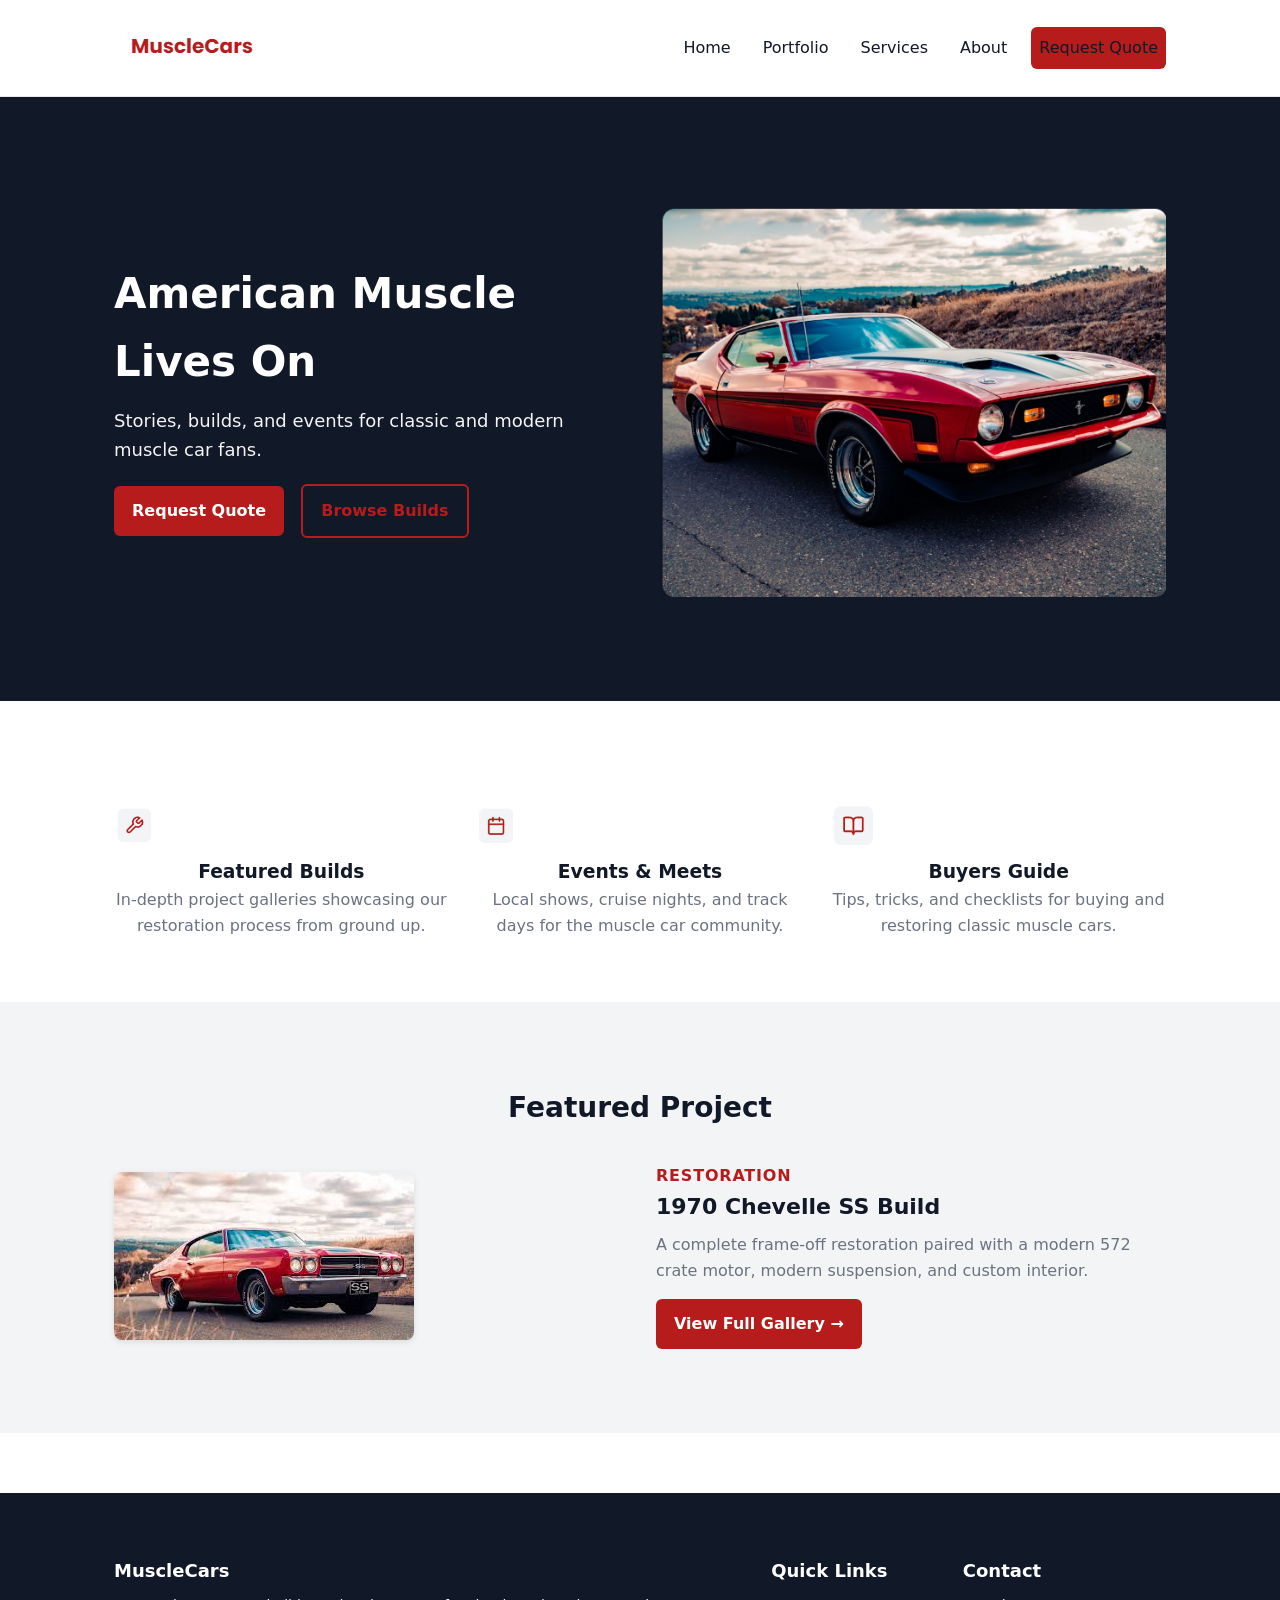
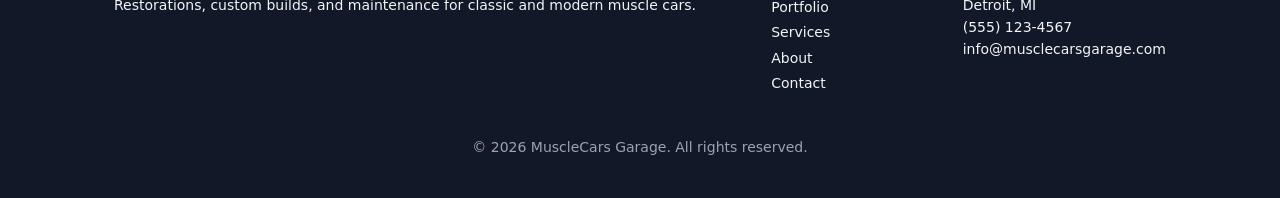
<file: index.html>
<!doctype html>
<html lang="en">
<head>
  <meta charset="utf-8" />
  <meta name="viewport" content="width=device-width, initial-scale=1" />
  <title>MuscleCars — Home</title>
  <link rel="stylesheet" href="css/styles.css" />
</head>

<body>

  <!-- HEADER -->
  <header class="site-header">
    <div class="container header-inner">
      <img src="images/MuscleCarLogo.png" alt="MuscleCars logo" class="logo" />
      <nav class="main-nav">
        <a href="index.html">Home</a>
        <a href="portfolio.html">Portfolio</a>
        <a href="services.html">Services</a>
        <a href="about.html">About</a>
        <a class="nav-cta" href="request-quote.html">Request Quote</a>
      </nav>
    </div>
  </header>

  <!-- DARK HERO -->
  <section class="hero-dark">
    <div class="container" style="display:flex;align-items:center;gap:40px;">
      <div style="flex:1;">
        <h1>American Muscle Lives On</h1>
        <p>Stories, builds, and events for classic and modern muscle car fans.</p>

        <a href="request-quote.html" class="btn btn-red" style="margin-right:12px;">
          Request Quote
        </a>

        <a href="portfolio.html" class="btn btn-outline">
          Browse Builds
        </a>
      </div>

      <div style="flex:1;">
        <img src="images/RedMuscle.png" alt="Classic muscle car" />
      </div>
    </div>
  </section>

  <!-- FEATURE CARDS -->
  <section class="section-light">
    <div class="container" style="display:flex;gap:24px;flex-wrap:wrap;text-align:center;justify-content:center;margin-top:40px;">
      <div style="flex:1;min-width:260px;">
        <img src="images/FB Icon.png" alt="Featured Builds Icon" style="height:40px;margin-bottom:12px;">
        <h3 style="font-weight:600;">Featured Builds</h3>
        <p style="color:var(--muted);">In-depth project galleries showcasing our restoration process from ground up.</p>
      </div>

      <div style="flex:1;min-width:260px;">
        <img src="images/EM Icon.png" alt="Events Icon" style="height:40px;margin-bottom:12px;">
        <h3 style="font-weight:600;">Events & Meets</h3>
        <p style="color:var(--muted);">Local shows, cruise nights, and track days for the muscle car community.</p>
      </div>

      <div style="flex:1;min-width:260px;">
        <img src="images/BG Icon.png" alt="Buyers Guide Icon" style="height:40px;margin-bottom:12px;">
        <h3 style="font-weight:600;">Buyers Guide</h3>
        <p style="color:var(--muted);">Tips, tricks, and checklists for buying and restoring classic muscle cars.</p>
      </div>
    </div>
  </section>

  <!-- FEATURED PROJECT -->
  <section class="section-light" style="background:var(--light-gray);padding:60px 0;">
    <div class="container" style="text-align:center;">
      <h2 style="font-size:28px;font-weight:700;margin-bottom:32px;">Featured Project</h2>

      <div style="display:flex;flex-wrap:wrap;gap:32px;align-items:center;justify-content:center;">
        <div style="flex:1;min-width:320px;">
          <img src="images/Chevelle.png" alt="1970 Chevelle SS" style="border-radius:8px;box-shadow:0 2px 6px rgba(0,0,0,0.1);">
        </div>

        <div style="flex:1;min-width:320px;text-align:left;">
          <p style="color:var(--red);font-weight:700;letter-spacing:0.05em;">RESTORATION</p>
          <h3 style="font-size:22px;font-weight:700;margin-bottom:8px;">1970 Chevelle SS Build</h3>
          <p style="color:var(--muted);margin-bottom:16px;">
            A complete frame‑off restoration paired with a modern 572 crate motor, modern suspension, and custom interior.
          </p>
          <a href="portfolio.html#chevelle" class="btn btn-red">View Full Gallery →</a>
        </div>
      </div>
    </div>
  </section>

  <!-- FOOTER -->
  <footer class="site-footer">
    <div class="container footer-inner">
      <div class="footer-col">
        <h4>MuscleCars</h4>
        <p>Restorations, custom builds, and maintenance for classic and modern muscle cars.</p>
      </div>

      <div class="footer-col">
        <h4>Quick Links</h4>
        <a href="portfolio.html">Portfolio</a><br />
        <a href="services.html">Services</a><br />
        <a href="about.html">About</a><br />
        <a href="request-quote.html">Contact</a>
      </div>

      <div class="footer-col">
        <h4>Contact</h4>
        <p>Detroit, MI<br />(555) 123‑4567<br />info@musclecarsgarage.com</p>
      </div>
    </div>

    <p style="text-align:center;margin-top:16px;font-size:14px;color:#9CA3AF;">
      © 2026 MuscleCars Garage. All rights reserved.
    </p>
  </footer>

</body>
</html>
</file>
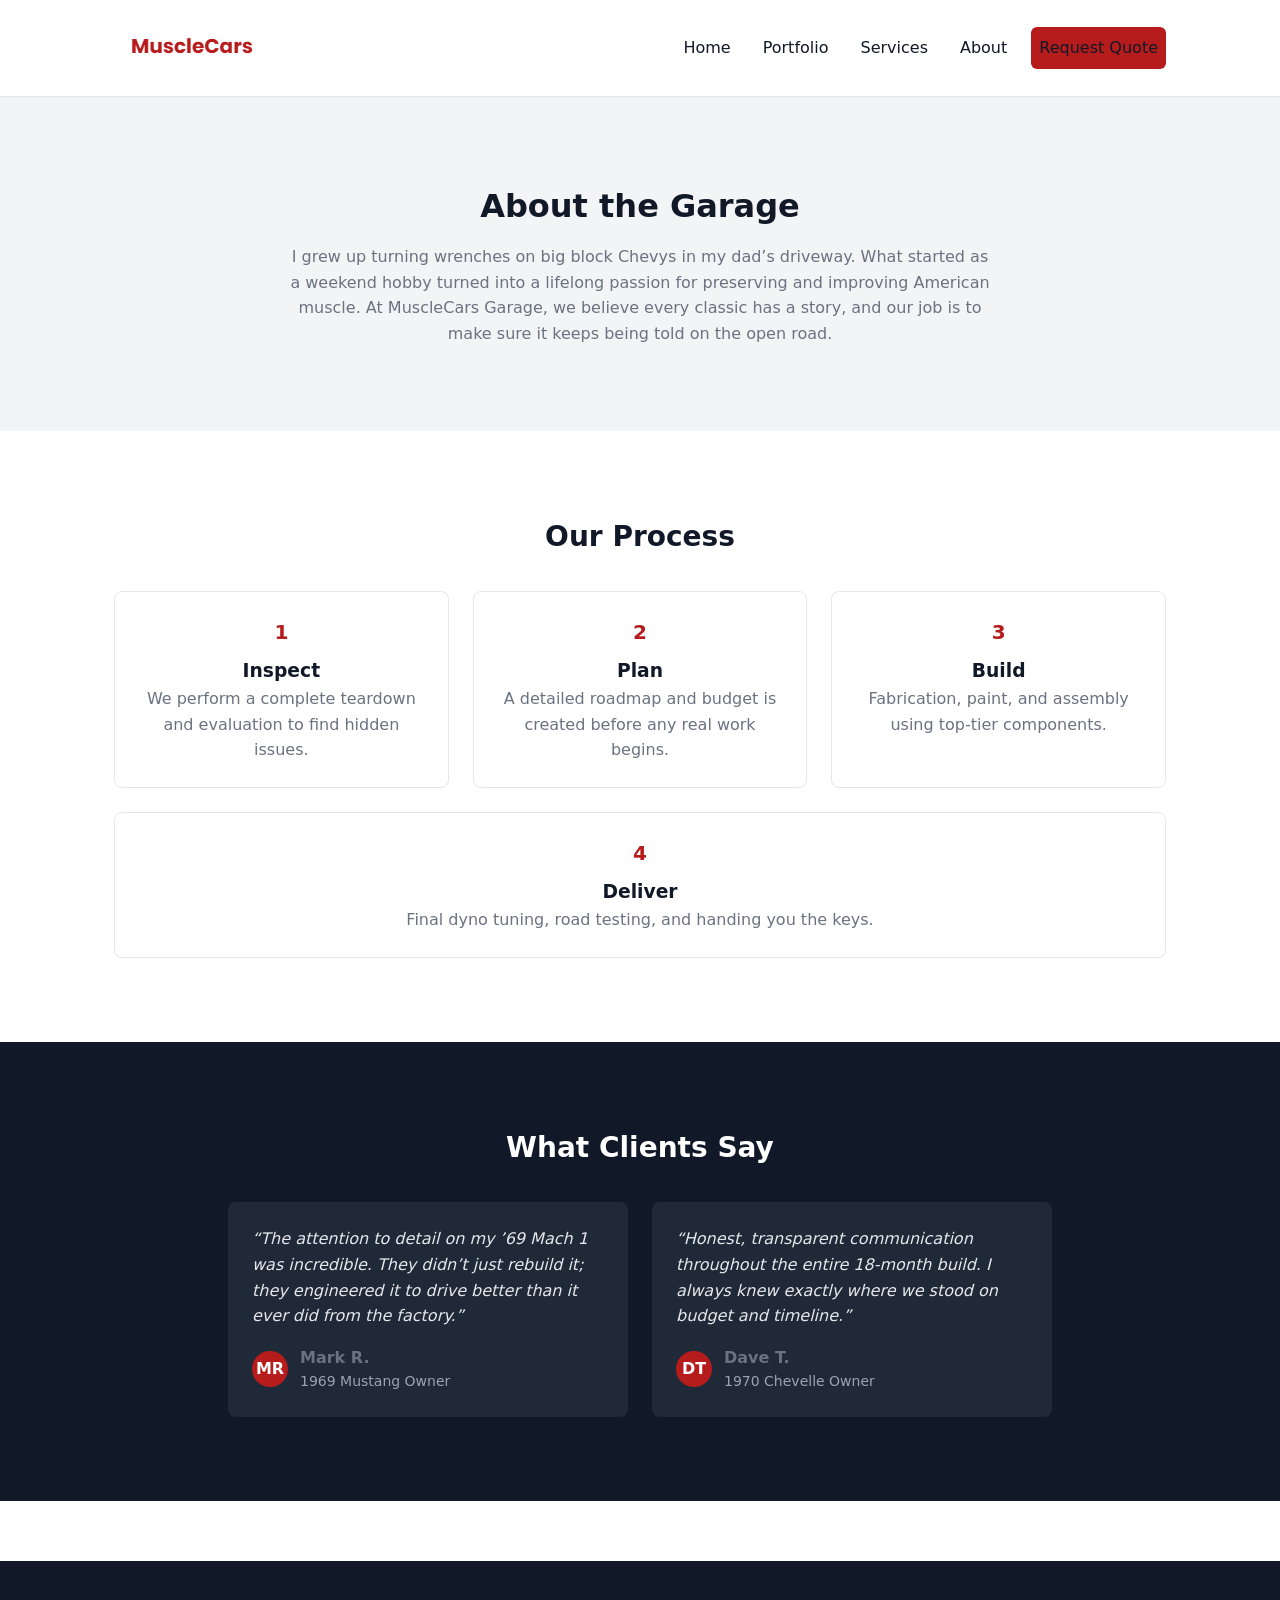
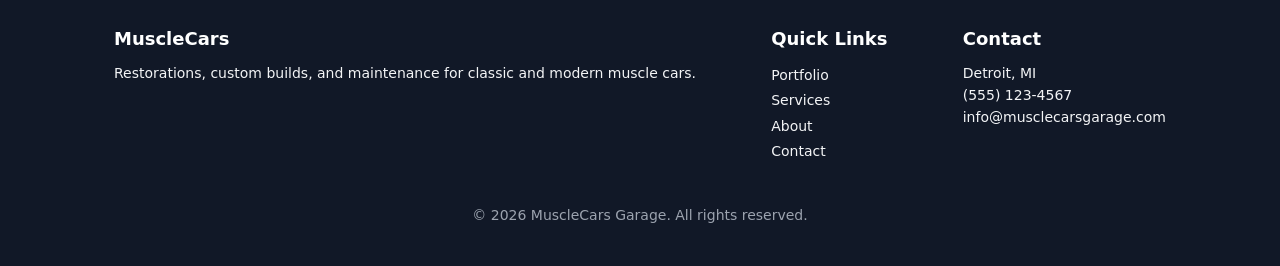
<file: about.html>
<!doctype html>
<html lang="en">
<head>
  <meta charset="utf-8" />
  <meta name="viewport" content="width=device-width, initial-scale=1" />
  <title>MuscleCars — About</title>
  <link rel="stylesheet" href="css/styles.css" />
</head>

<body>

  <!-- HEADER -->
  <header class="site-header">
    <div class="container header-inner">
      <img src="images/MuscleCarLogo.png" alt="MuscleCars logo" class="logo" />
      <nav class="main-nav">
        <a href="index.html">Home</a>
        <a href="portfolio.html">Portfolio</a>
        <a href="services.html">Services</a>
        <a href="about.html">About</a>
        <a class="nav-cta" href="request-quote.html">Request Quote</a>
      </nav>
    </div>
  </header>

  <!-- ABOUT HERO -->
  <section class="section-light" style="background:var(--light-gray);padding:60px 0;">
    <div class="container" style="text-align:center;">
      <h1>About the Garage</h1>
      <p style="color:var(--muted);max-width:700px;margin:0 auto;">
        I grew up turning wrenches on big block Chevys in my dad’s driveway. What started as a weekend hobby turned into a lifelong passion for preserving and improving American muscle. At MuscleCars Garage, we believe every classic has a story, and our job is to make sure it keeps being told on the open road.
      </p>
    </div>
  </section>

  <!-- OUR PROCESS -->
  <section class="section-light" style="background:#fff;padding:60px 0;">
    <div class="container" style="text-align:center;">
      <h2 style="font-size:28px;font-weight:700;margin-bottom:32px;">Our Process</h2>

      <div class="about-grid" style="justify-content:center;">
        <article class="about-card" style="text-align:center;position:relative;">
          <div style="font-size:20px;font-weight:700;color:var(--red);margin-bottom:8px;">1</div>
          <h3>Inspect</h3>
          <p style="color:var(--muted);">We perform a complete teardown and evaluation to find hidden issues.</p>
        </article>

        <article class="about-card" style="text-align:center;position:relative;">
          <div style="font-size:20px;font-weight:700;color:var(--red);margin-bottom:8px;">2</div>
          <h3>Plan</h3>
          <p style="color:var(--muted);">A detailed roadmap and budget is created before any real work begins.</p>
        </article>

        <article class="about-card" style="text-align:center;position:relative;">
          <div style="font-size:20px;font-weight:700;color:var(--red);margin-bottom:8px;">3</div>
          <h3>Build</h3>
          <p style="color:var(--muted);">Fabrication, paint, and assembly using top‑tier components.</p>
        </article>

        <article class="about-card" style="text-align:center;position:relative;">
          <div style="font-size:20px;font-weight:700;color:var(--red);margin-bottom:8px;">4</div>
          <h3>Deliver</h3>
          <p style="color:var(--muted);">Final dyno tuning, road testing, and handing you the keys.</p>
        </article>
      </div>
    </div>
  </section>

  <!-- TESTIMONIALS -->
  <section class="section-light" style="background:var(--dark);color:#fff;padding:60px 0;">
    <div class="container" style="text-align:center;">
      <h2 style="font-size:28px;font-weight:700;margin-bottom:32px;">What Clients Say</h2>

      <div style="display:flex;flex-wrap:wrap;gap:24px;justify-content:center;">
        <div style="background:#1F2937;border-radius:8px;padding:24px;max-width:400px;text-align:left;">
          <p style="font-style:italic;color:#E5E7EB;margin-bottom:16px;">
            “The attention to detail on my ’69 Mach 1 was incredible. They didn’t just rebuild it; they engineered it to drive better than it ever did from the factory.”
          </p>
          <div style="display:flex;align-items:center;gap:12px;">
            <div style="background:var(--red);color:#fff;border-radius:50%;width:36px;height:36px;display:flex;align-items:center;justify-content:center;font-weight:700;">MR</div>
            <div>
              <p style="font-weight:600;margin:0;">Mark R.</p>
              <p style="color:#9CA3AF;font-size:14px;margin:0;">1969 Mustang Owner</p>
            </div>
          </div>
        </div>

        <div style="background:#1F2937;border-radius:8px;padding:24px;max-width:400px;text-align:left;">
          <p style="font-style:italic;color:#E5E7EB;margin-bottom:16px;">
            “Honest, transparent communication throughout the entire 18‑month build. I always knew exactly where we stood on budget and timeline.”
          </p>
          <div style="display:flex;align-items:center;gap:12px;">
            <div style="background:var(--red);color:#fff;border-radius:50%;width:36px;height:36px;display:flex;align-items:center;justify-content:center;font-weight:700;">DT</div>
            <div>
              <p style="font-weight:600;margin:0;">Dave T.</p>
              <p style="color:#9CA3AF;font-size:14px;margin:0;">1970 Chevelle Owner</p>
            </div>
          </div>
        </div>
      </div>
    </div>
  </section>

  <!-- FOOTER -->
  <footer class="site-footer">
    <div class="container footer-inner">
      <div class="footer-col">
        <h4>MuscleCars</h4>
        <p>Restorations, custom builds, and maintenance for classic and modern muscle cars.</p>
      </div>

      <div class="footer-col">
        <h4>Quick Links</h4>
        <a href="portfolio.html">Portfolio</a><br />
        <a href="services.html">Services</a><br />
        <a href="about.html">About</a><br />
        <a href="request-quote.html">Contact</a>
      </div>

      <div class="footer-col">
        <h4>Contact</h4>
        <p>Detroit, MI<br />(555) 123‑4567<br />info@musclecarsgarage.com</p>
      </div>
    </div>

    <p style="text-align:center;margin-top:16px;font-size:14px;color:#9CA3AF;">
      © 2026 MuscleCars Garage. All rights reserved.
    </p>
  </footer>

</body>
</html>
</file>
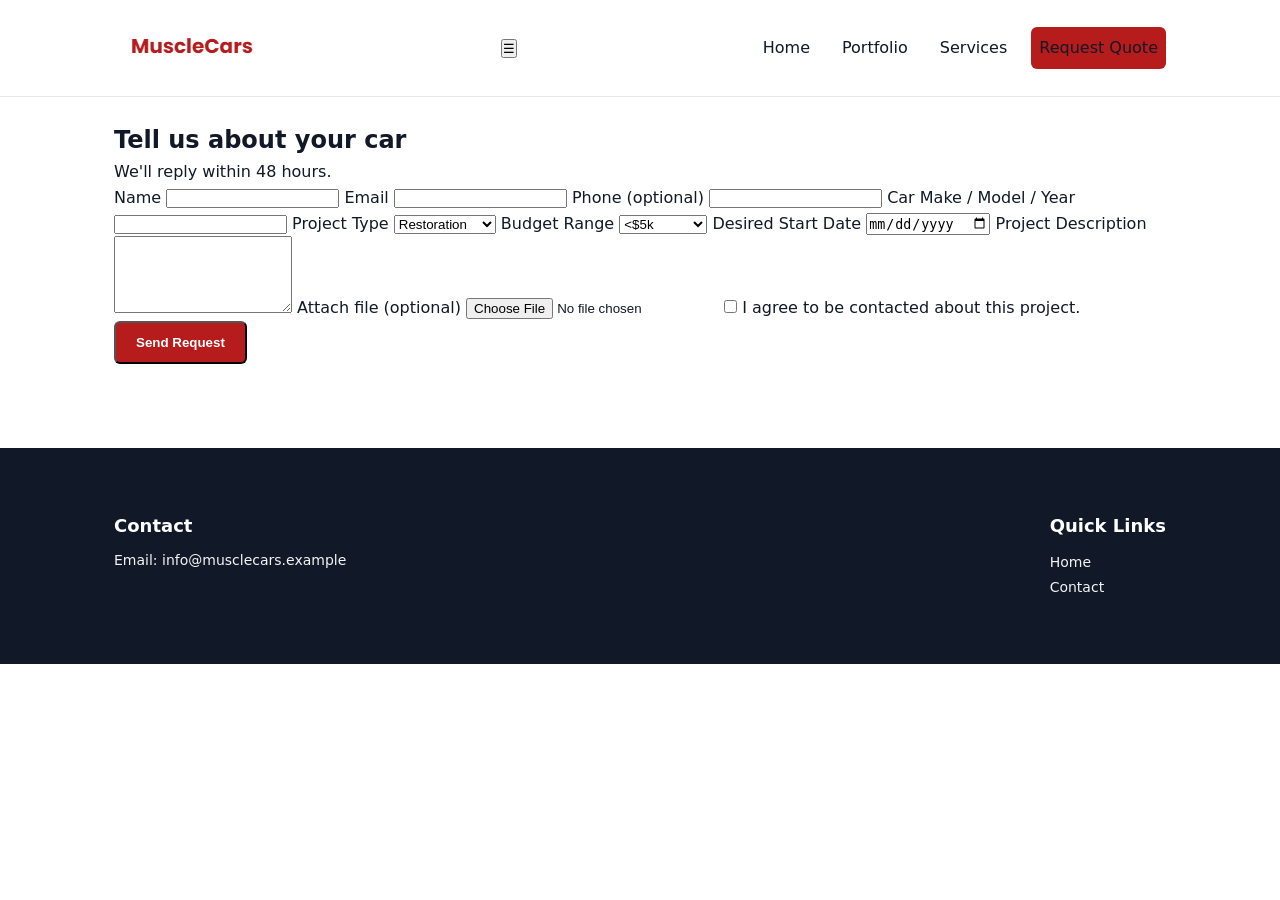
<file: contact.html>
<!doctype html>
<html lang="en">
<head>
  <meta charset="utf-8" />
  <meta name="viewport" content="width=device-width, initial-scale=1" />
  <title>Muscle Cars — Contact</title>
  <meta name="description" content="Contact Muscle Cars for quotes, consultations, and build inquiries." />
  <link rel="stylesheet" href="css/styles.css" />
</head>

<body>
  <header class="site-header">
    <div class="container header-inner">
      <img src="images/MuscleCarLogo.png" alt="Muscle Cars logo" class="logo" />

      <button class="menu-toggle" aria-label="Toggle navigation">☰</button>

      <nav class="main-nav" aria-label="Main navigation">
        <a class="nav-link" href="index.html">Home</a>
        <a class="nav-link" href="index.html#portfolio">Portfolio</a>
        <a class="nav-link" href="index.html#services">Services</a>
        <a class="nav-cta" href="contact.html">Request Quote</a>
      </nav>
    </div>
  </header>

  <main class="container">
    <section class="contact-intro">
      <h1>Tell us about your car</h1>
      <p>We'll reply within 48 hours.</p>
    </section>

    <section class="contact-form">
      <form id="project-form" action="#" method="post" class="form" novalidate>
        <label for="name">Name</label>
        <input id="name" name="name" class="form-input" type="text" required />

        <label for="email">Email</label>
        <input id="email" name="email" class="form-input" type="email" required />

        <label for="phone">Phone (optional)</label>
        <input id="phone" name="phone" class="form-input" type="tel" />

        <label for="car">Car Make / Model / Year</label>
        <input id="car" name="car" class="form-input" type="text" required />

        <label for="project-type">Project Type</label>
        <select id="project-type" name="project-type" class="form-input">
          <option>Restoration</option>
          <option>Custom Build</option>
          <option>Maintenance</option>
          <option>Other</option>
        </select>

        <label for="budget">Budget Range</label>
        <select id="budget" name="budget" class="form-input">
          <option>&lt;$5k</option>
          <option>$5k–$20k</option>
          <option>$20k–$50k</option>
          <option>$50k+</option>
        </select>

        <label for="start-date">Desired Start Date</label>
        <input id="start-date" name="start-date" class="form-input" type="date" />

        <label for="description">Project Description</label>
        <textarea id="description" name="description" class="form-input" rows="5"></textarea>

        <label for="file">Attach file (optional)</label>
        <input id="file" name="file" class="form-input" type="file" />

        <label class="checkbox-label">
          <input type="checkbox" id="consent" name="consent" required />
          I agree to be contacted about this project.
        </label>

        <!-- Inline CSS requirement -->
        <button type="submit" class="btn btn-primary" style="background:#B71C1C; color:#fff; padding:12px 20px;">
          Send Request
        </button>
      </form>
    </section>
  </main>

  <footer class="site-footer">
    <div class="container footer-inner">
      <div class="footer-col">
        <h4>Contact</h4>
        <p>Email: info@musclecars.example</p>
      </div>

      <div class="footer-col">
        <h4>Quick Links</h4>
        <a href="index.html">Home</a><br />
        <a href="contact.html">Contact</a>
      </div>
    </div>
  </footer>

  <script>
    const toggle = document.querySelector(".menu-toggle");
    const nav = document.querySelector(".main-nav");
    toggle.addEventListener("click", () => {
      nav.classList.toggle("open");
    });
  </script>
</body>
</html>
</file>
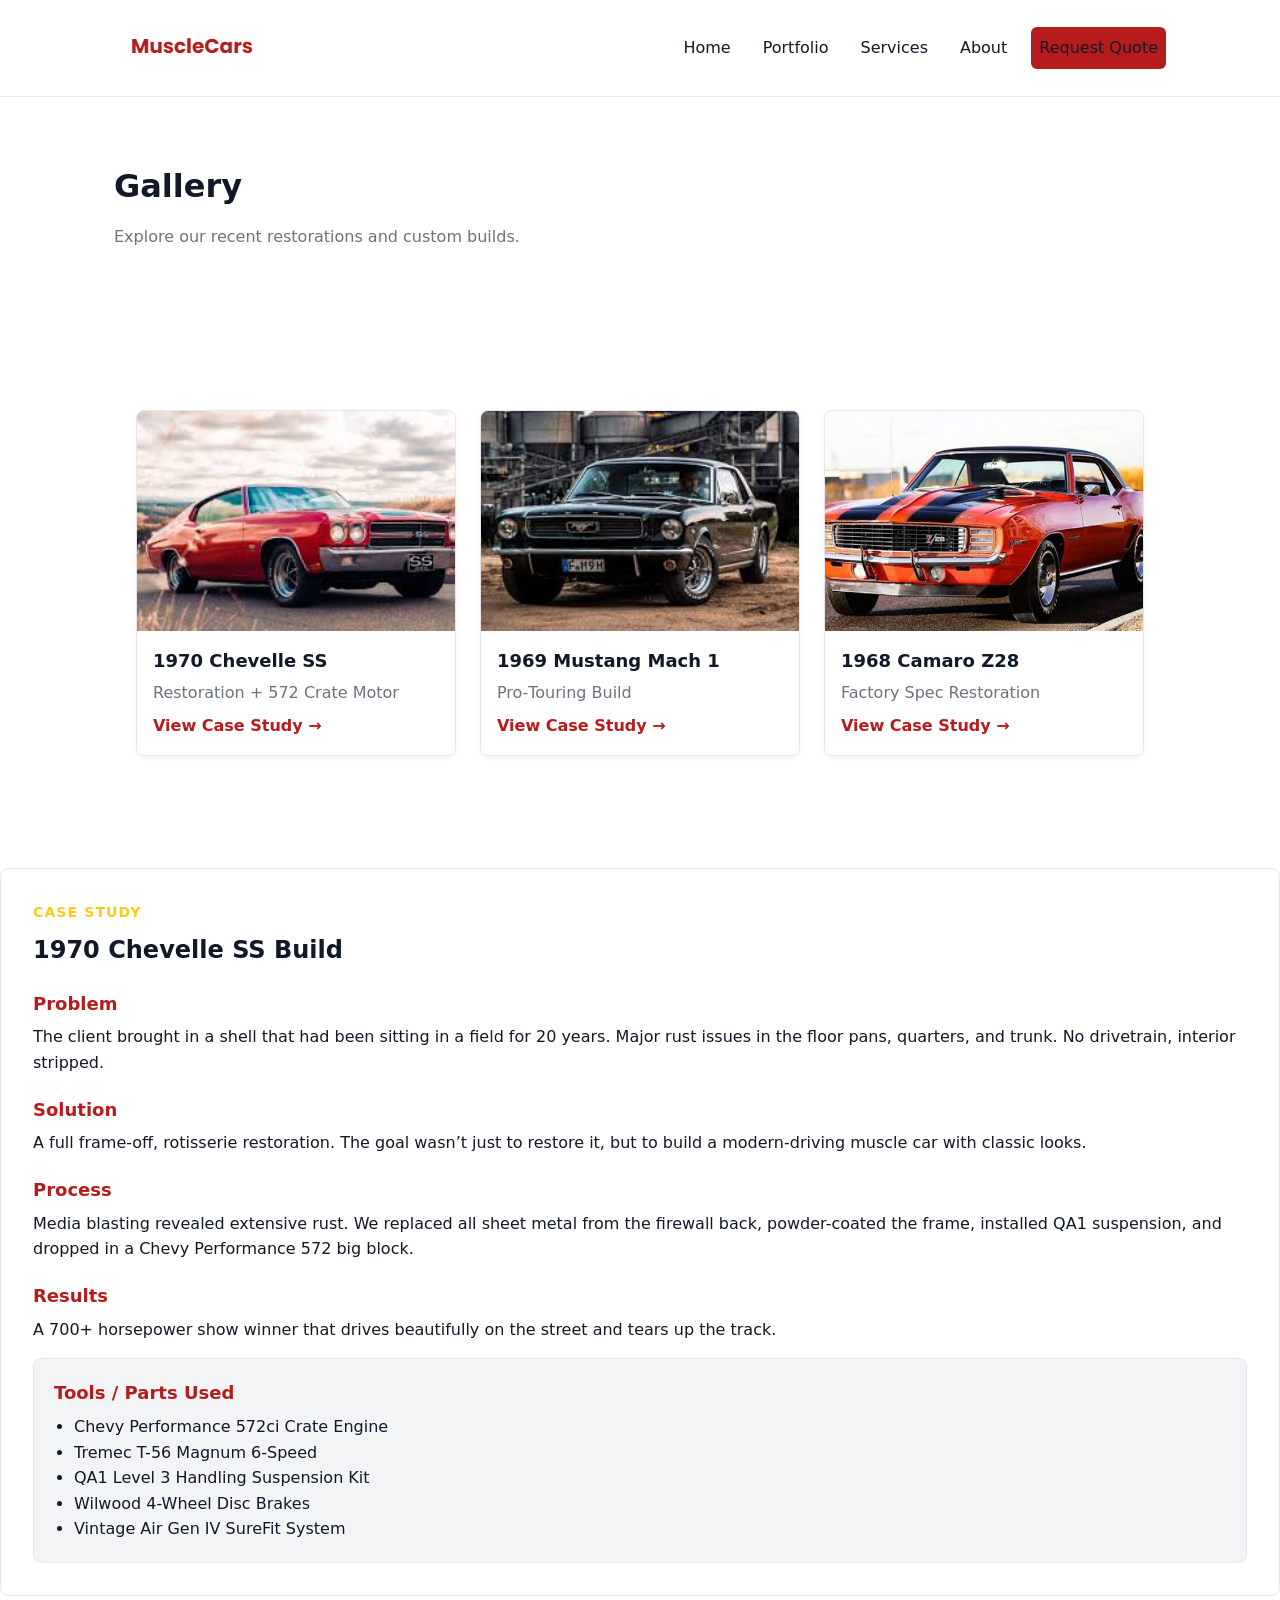
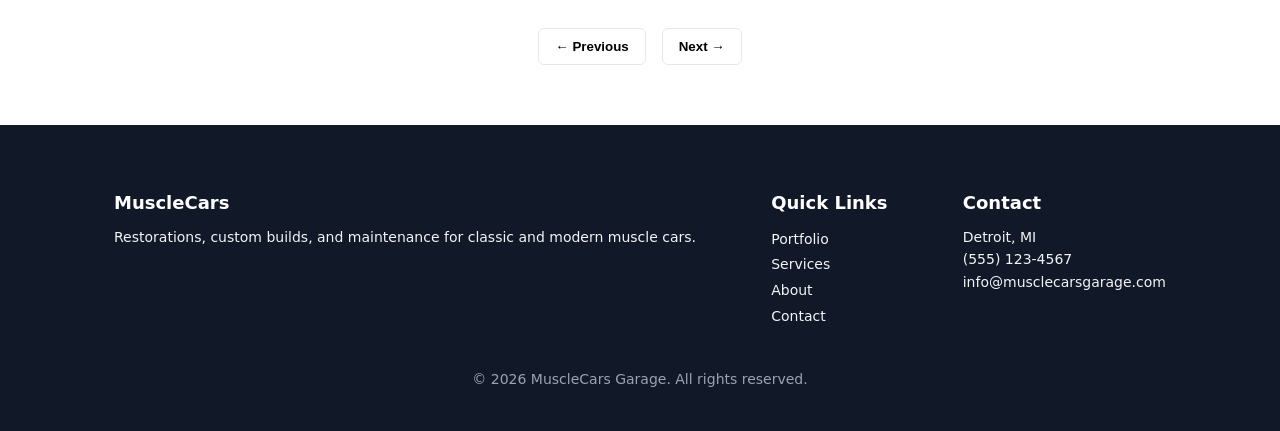
<file: portfolio.html>
<!doctype html>
<html lang="en">
<head>
  <meta charset="utf-8" />
  <meta name="viewport" content="width=device-width, initial-scale=1" />
  <title>MuscleCars — Portfolio</title>
  <link rel="stylesheet" href="css/styles.css" />
</head>

<body>

  <!-- HEADER -->
  <header class="site-header">
    <div class="container header-inner">
      <img src="images/MuscleCarLogo.png" alt="MuscleCars logo" class="logo" />
      <nav class="main-nav">
        <a href="index.html">Home</a>
        <a href="portfolio.html">Portfolio</a>
        <a href="services.html">Services</a>
        <a href="about.html">About</a>
        <a class="nav-cta" href="request-quote.html">Request Quote</a>
      </nav>
    </div>
  </header>

  <!-- PORTFOLIO HERO -->
  <section class="section-light">
    <div class="container">
      <h1>Gallery</h1>
      <p>Explore our recent restorations and custom builds.</p>
    </div>
  </section>

  <!-- GALLERY GRID -->
  <section class="section-light">
    <div class="container gallery-grid">

      <article class="gallery-card">
        <img src="images/Chevelle.png" alt="1970 Chevelle SS" />
        <div class="gallery-card-body">
          <h3>1970 Chevelle SS</h3>
          <p>Restoration + 572 Crate Motor</p>
          <a href="#chevelle">View Case Study →</a>
        </div>
      </article>

      <article class="gallery-card">
        <img src="images/Mustang.png" alt="1969 Mustang Mach 1" />
        <div class="gallery-card-body">
          <h3>1969 Mustang Mach 1</h3>
          <p>Pro‑Touring Build</p>
          <a href="#mach1">View Case Study →</a>
        </div>
      </article>

      <article class="gallery-card">
        <img src="images/Camaro.png" alt="1968 Camaro Z28" />
        <div class="gallery-card-body">
          <h3>1968 Camaro Z28</h3>
          <p>Factory Spec Restoration</p>
          <a href="#camaro">View Case Study →</a>
        </div>
      </article>

    </div>
  </section>

  <!-- ============================
       CASE STUDIES
  ============================= -->

  <!-- CHEVELLE -->
  <section class="case-study-section" id="chevelle">
    <div class="case-study-label">CASE STUDY</div>
    <h2>1970 Chevelle SS Build</h2>

    <h3>Problem</h3>
    <p>The client brought in a shell that had been sitting in a field for 20 years. Major rust issues in the floor pans, quarters, and trunk. No drivetrain, interior stripped.</p>

    <h3>Solution</h3>
    <p>A full frame-off, rotisserie restoration. The goal wasn’t just to restore it, but to build a modern-driving muscle car with classic looks.</p>

    <h3>Process</h3>
    <p>Media blasting revealed extensive rust. We replaced all sheet metal from the firewall back, powder-coated the frame, installed QA1 suspension, and dropped in a Chevy Performance 572 big block.</p>

    <h3>Results</h3>
    <p>A 700+ horsepower show winner that drives beautifully on the street and tears up the track.</p>

    <div class="tools-box">
      <h3 style="color:var(--red);margin-top:0;">Tools / Parts Used</h3>
      <ul>
        <li>Chevy Performance 572ci Crate Engine</li>
        <li>Tremec T-56 Magnum 6-Speed</li>
        <li>QA1 Level 3 Handling Suspension Kit</li>
        <li>Wilwood 4-Wheel Disc Brakes</li>
        <li>Vintage Air Gen IV SureFit System</li>
      </ul>
    </div>
  </section>

  <!-- MACH 1 -->
  <section class="case-study-section" id="mach1">
    <div class="case-study-label">CASE STUDY</div>
    <h2>1969 Mustang Mach 1</h2>

    <h3>Problem</h3>
    <p>The owner wanted a modern-driving Mach 1 without losing the classic fastback look. The car had tired suspension, fading paint, and an underpowered 351.</p>

    <h3>Solution</h3>
    <p>We designed a full pro‑touring build: modern suspension, upgraded braking, a stroked 408W small block, and a complete interior refresh.</p>

    <h3>Process</h3>
    <p>We stripped the car to the shell, reinforced the chassis, installed coilovers, swapped in a 408 stroker, and refreshed the interior with new upholstery and gauges.</p>

    <h3>Results</h3>
    <p>The Mach 1 now drives like a modern performance car — tight steering, strong braking, and over 500 horsepower.</p>

    <div class="tools-box">
      <h3 style="color:var(--red);margin-top:0;">Tools / Parts Used</h3>
      <ul>
        <li>Ford 408W Stroker Engine</li>
        <li>TKO 600 5‑Speed Transmission</li>
        <li>Ridetech Coilover Suspension</li>
        <li>Wilwood 6‑Piston Front Brakes</li>
        <li>Classic Instruments Gauge Set</li>
      </ul>
    </div>
  </section>

  <!-- CAMARO -->
  <section class="case-study-section" id="camaro">
    <div class="case-study-label">CASE STUDY</div>
    <h2>1968 Camaro Z28</h2>

    <h3>Problem</h3>
    <p>The client wanted a factory‑correct Z28 restoration suitable for shows and auctions. The car had mismatched parts and incorrect paint codes.</p>

    <h3>Solution</h3>
    <p>We performed a meticulous factory‑spec restoration, sourcing date‑correct components and restoring the car to its original Le Mans Blue.</p>

    <h3>Process</h3>
    <p>We decoded the trim tag, verified drivetrain numbers, sourced correct DZ‑302 components, and repainted the car in its original color.</p>

    <h3>Results</h3>
    <p>The finished Z28 scored 97/100 at its first judged event and is now considered one of the cleanest examples in the region.</p>

    <div class="tools-box">
      <h3 style="color:var(--red);margin-top:0;">Tools / Parts Used</h3>
      <ul>
        <li>GM DZ‑302 Engine Components</li>
        <li>Muncie 4‑Speed Transmission</li>
        <li>OEM‑Style Interior Kit</li>
        <li>Factory‑Correct Le Mans Blue Paint</li>
        <li>Rally Wheels + Goodyear Polyglas Tires</li>
      </ul>
    </div>
  </section>

  <!-- PAGINATION -->
  <div class="pagination">
    <button class="page-btn" id="prev">← Previous</button>
    <button class="page-btn" id="next">Next →</button>
  </div>

  <!-- BACK TO TOP -->
  <button id="backToTop">↑</button>

  <!-- FOOTER -->
  <footer class="site-footer">
    <div class="container footer-inner">

      <div class="footer-col">
        <h4>MuscleCars</h4>
        <p>Restorations, custom builds, and maintenance for classic and modern muscle cars.</p>
      </div>

      <div class="footer-col">
        <h4>Quick Links</h4>
        <a href="portfolio.html">Portfolio</a><br />
        <a href="services.html">Services</a><br />
        <a href="about.html">About</a><br />
        <a href="request-quote.html">Contact</a>
      </div>

      <div class="footer-col">
        <h4>Contact</h4>
        <p>Detroit, MI<br />(555) 123‑4567<br />info@musclecarsgarage.com</p>
      </div>

    </div>

    <p style="text-align:center;margin-top:16px;font-size:14px;color:#9CA3AF;">
      © 2026 MuscleCars Garage. All rights reserved.
    </p>
  </footer>

  <!-- ============================
       JAVASCRIPT
  ============================= -->
  <script>
    // Fade-in animation
    const caseStudies = document.querySelectorAll('.case-study-section');
    const observer = new IntersectionObserver(entries => {
      entries.forEach(entry => {
        if (entry.isIntersecting) entry.target.classList.add('visible');
      });
    }, { threshold: 0.2 });
    caseStudies.forEach(section => observer.observe(section));

    // Dynamic switching
    const links = document.querySelectorAll('.gallery-card-body a');
    const studies = {
      chevelle: document.getElementById('chevelle'),
      mach1: document.getElementById('mach1'),
      camaro: document.getElementById('camaro')
    };

    links.forEach(link => {
      link.addEventListener('click', e => {
        e.preventDefault();
        const targetId = link.getAttribute('href').replace('#', '');
        Object.values(studies).forEach(s => s.style.display = 'none');
        studies[targetId].style.display = 'block';
        studies[targetId].scrollIntoView({ behavior: 'smooth' });
      });
    });

    Object.values(studies).forEach(s => s.style.display = 'none');
    studies.chevelle.style.display = 'block';

    // Pagination
    const studySections = Object.values(studies);
    let currentIndex = 0;

    function showStudy(index) {
      studySections.forEach((s, i) => s.style.display = i === index ? 'block' : 'none');
      studySections[index].scrollIntoView({ behavior: 'smooth' });
    }

    document.getElementById('next').addEventListener('click', () => {
      currentIndex = (currentIndex + 1) % studySections.length;
      showStudy(currentIndex);
    });

    document.getElementById('prev').addEventListener('click', () => {
      currentIndex = (currentIndex - 1 + studySections.length) % studySections.length;
      showStudy(currentIndex);
    });

    // Back to Top
    const backToTop = document.getElementById('backToTop');
    window.addEventListener('scroll', () => {
      if (window.scrollY > 400) backToTop.classList.add('show');
      else backToTop.classList.remove('show');
    });
    backToTop.addEventListener('click', () => {
      window.scrollTo({ top: 0, behavior: 'smooth' });
    });
  </script>

</body>
</html>
</file>
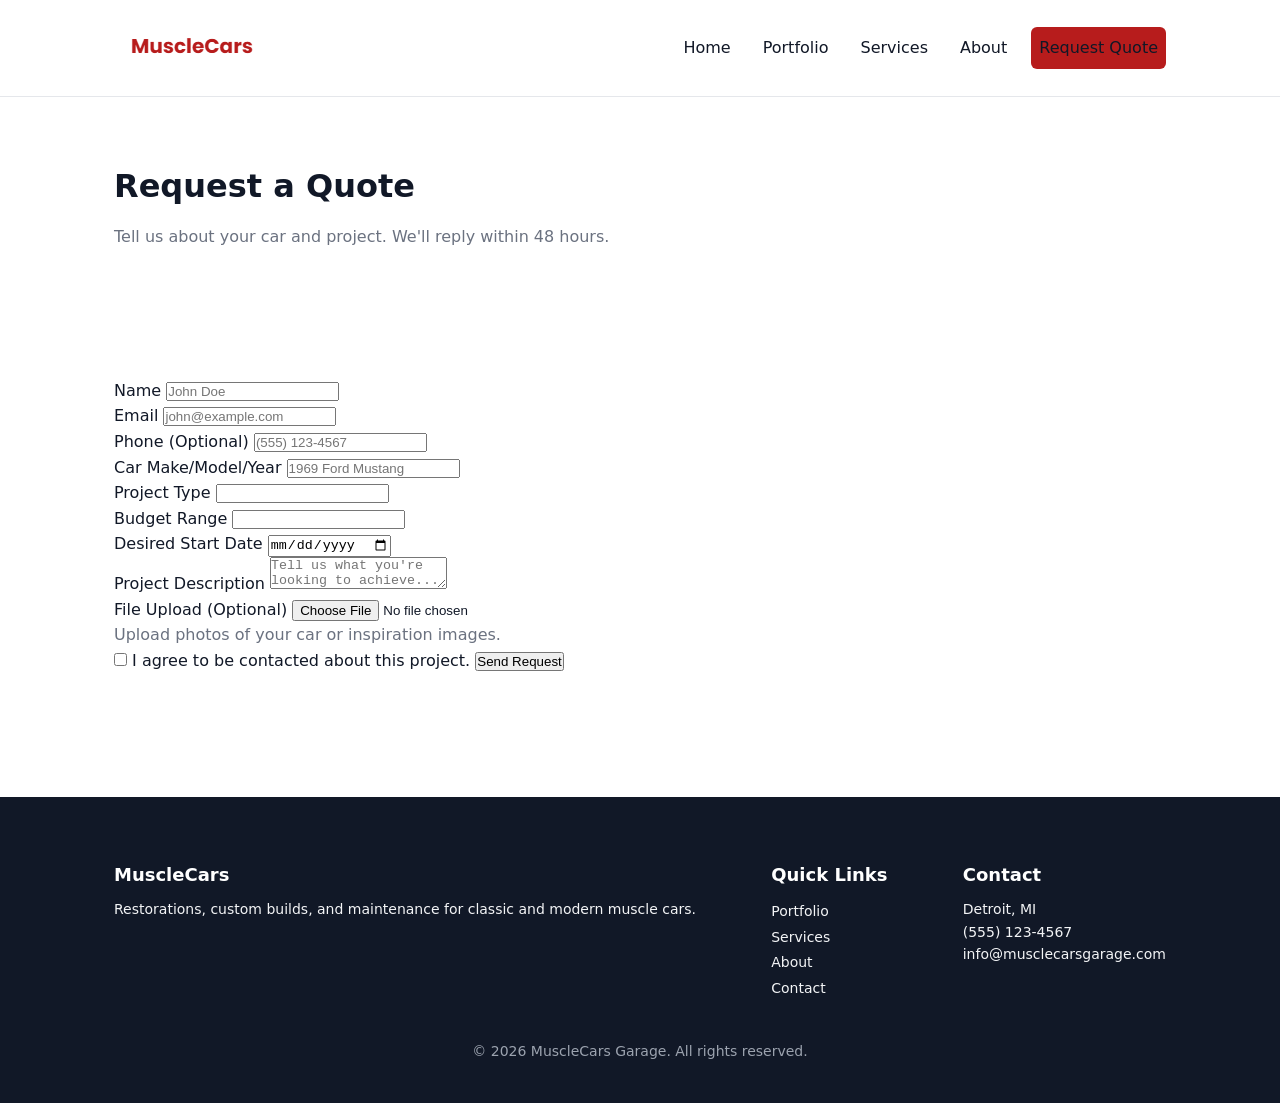
<file: request-quote.html>
<!doctype html>
<html lang="en">
<head>
  <meta charset="utf-8" />
  <meta name="viewport" content="width=device-width, initial-scale=1" />
  <title>MuscleCars — Request a Quote</title>
  <link rel="stylesheet" href="css/styles.css" />
</head>

<body>

  <!-- HEADER -->
  <header class="site-header">
    <div class="container header-inner">
      <img src="images/MuscleCarLogo.png" alt="MuscleCars logo" class="logo" />
      <nav class="main-nav">
        <a href="index.html">Home</a>
        <a href="portfolio.html">Portfolio</a>
        <a href="services.html">Services</a>
        <a href="about.html">About</a>
        <a class="nav-cta" href="request-quote.html">Request Quote</a>
      </nav>
    </div>
  </header>

  <!-- QUOTE HERO -->
  <section class="section-light">
    <div class="container">
      <h1>Request a Quote</h1>
      <p>Tell us about your car and project. We'll reply within 48 hours.</p>
    </div>
  </section>

  <!-- FORM -->
  <section class="section-light">
    <div class="container">
      <div class="quote-form-wrapper">

        <form id="quote-form" action="#" method="post" novalidate>

          <div>
            <label for="name">Name</label>
            <input id="name" name="name" type="text" placeholder="John Doe" required />
          </div>

          <div>
            <label for="email">Email</label>
            <input id="email" name="email" type="email" placeholder="john@example.com" required />
          </div>

          <div>
            <label for="phone">Phone (Optional)</label>
            <input id="phone" name="phone" type="tel" placeholder="(555) 123‑4567" />
          </div>

          <div>
            <label for="car">Car Make/Model/Year</label>
            <input id="car" name="car" type="text" placeholder="1969 Ford Mustang" required />
          </div>

          <div>
            <label for="project-type">Project Type</label>
            <input id="project-type" name="project-type" type="text" />
          </div>

          <div>
            <label for="budget">Budget Range</label>
            <input id="budget" name="budget" type="text" />
          </div>

          <div style="grid-column: span 2;">
            <label for="start-date">Desired Start Date</label>
            <input id="start-date" name="start-date" type="date" />
          </div>

          <div style="grid-column: span 2;">
            <label for="description">Project Description</label>
            <textarea id="description" name="description" placeholder="Tell us what you're looking to achieve..."></textarea>
          </div>

          <div style="grid-column: span 2;">
            <label for="file">File Upload (Optional)</label>
            <input id="file" name="file" type="file" />
            <p class="form-note">Upload photos of your car or inspiration images.</p>
          </div>

          <label class="checkbox-label">
            <input type="checkbox" id="consent" name="consent" required />
            I agree to be contacted about this project.
          </label>

          <button type="submit" class="submit-btn">Send Request</button>

        </form>

      </div>
    </div>
  </section>

  <!-- FOOTER -->
  <footer class="site-footer">
    <div class="container footer-inner">

      <div class="footer-col">
        <h4>MuscleCars</h4>
        <p>Restorations, custom builds, and maintenance for classic and modern muscle cars.</p>
      </div>

      <div class="footer-col">
        <h4>Quick Links</h4>
        <a href="portfolio.html">Portfolio</a><br />
        <a href="services.html">Services</a><br />
        <a href="about.html">About</a><br />
        <a href="request-quote.html">Contact</a>
      </div>

      <div class="footer-col">
        <h4>Contact</h4>
        <p>Detroit, MI<br />(555) 123‑4567<br />info@musclecarsgarage.com</p>
      </div>

    </div>

    <p style="text-align:center;margin-top:16px;font-size:14px;color:#9CA3AF;">
      © 2026 MuscleCars Garage. All rights reserved.
    </p>
  </footer>

</body>
</html>
</file>
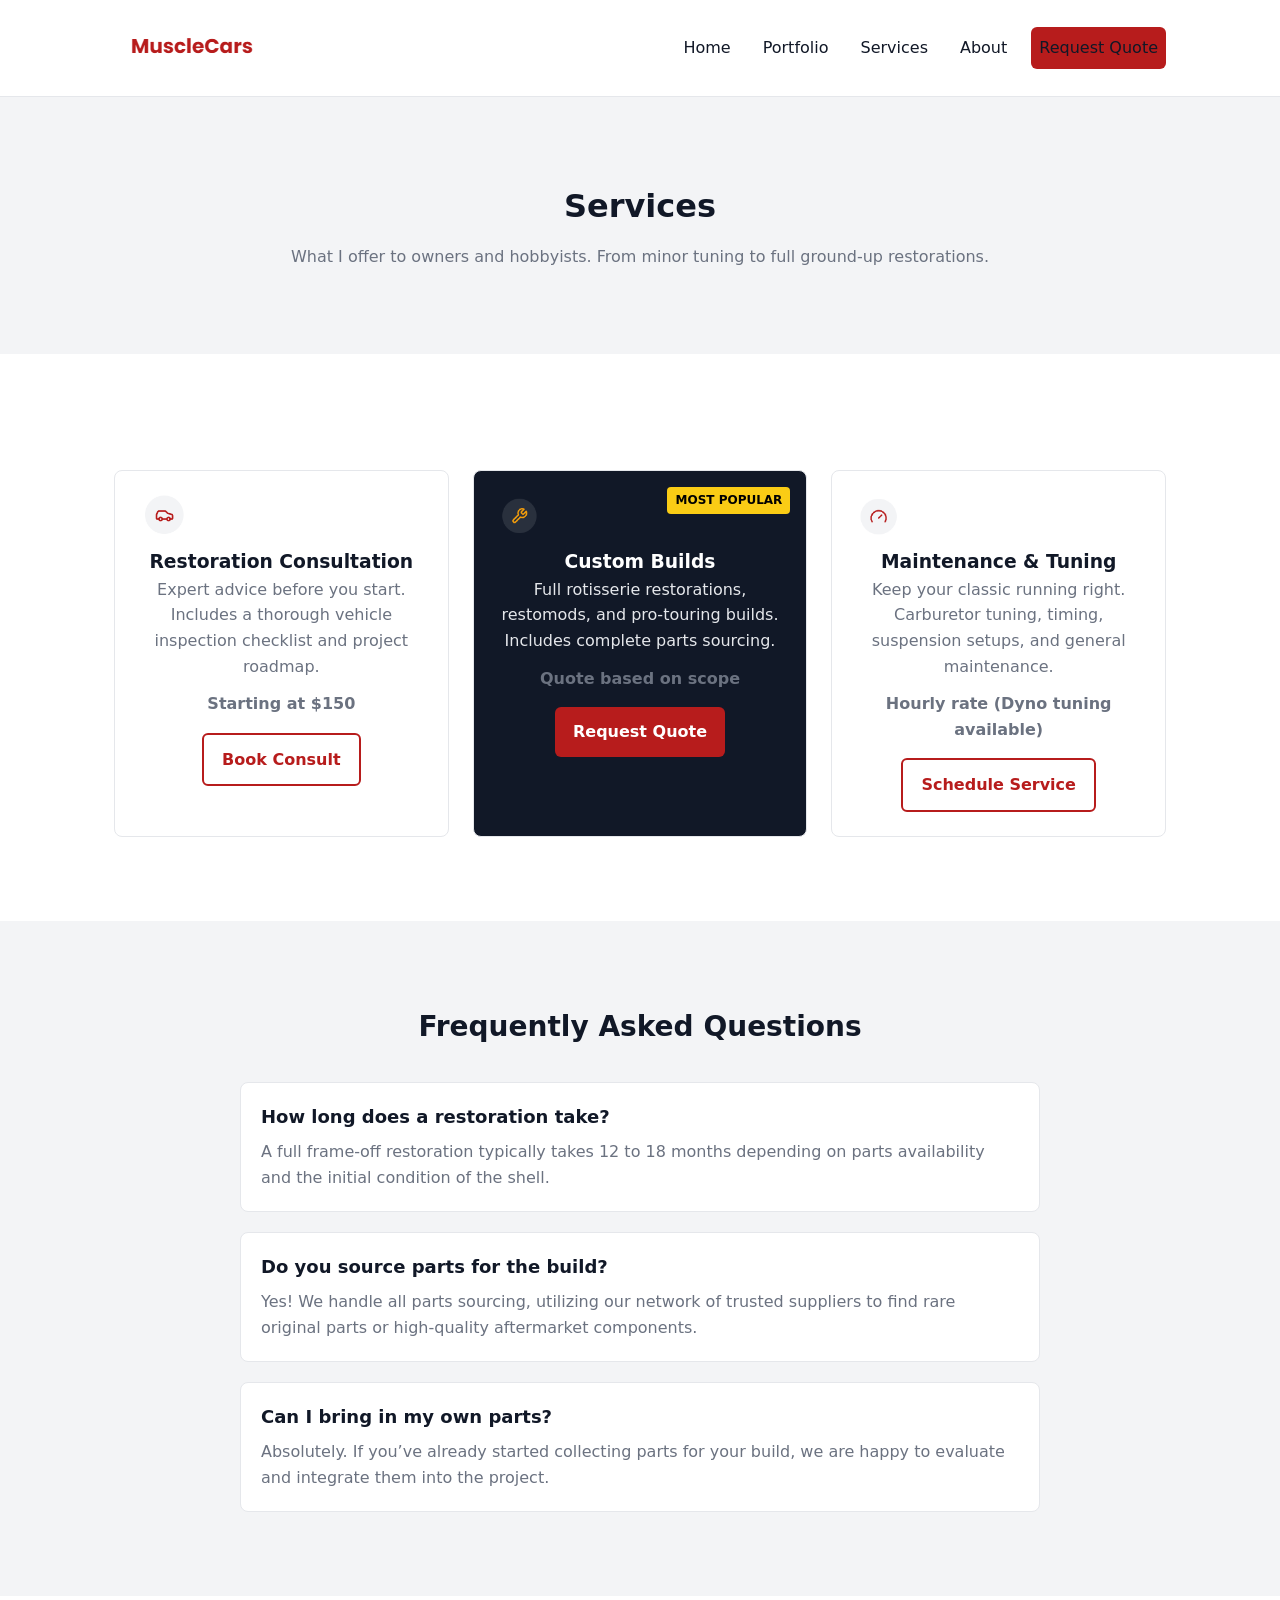
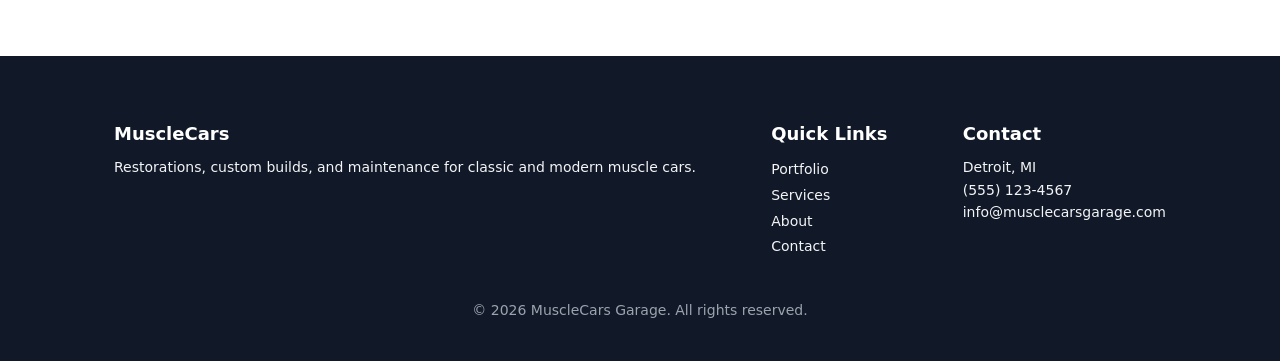
<file: services.html>
<!doctype html>
<html lang="en">
<head>
  <meta charset="utf-8" />
  <meta name="viewport" content="width=device-width, initial-scale=1" />
  <title>MuscleCars — Services</title>
  <link rel="stylesheet" href="css/styles.css" />
</head>

<body>

  <!-- HEADER -->
  <header class="site-header">
    <div class="container header-inner">
      <img src="images/MuscleCarLogo.png" alt="MuscleCars logo" class="logo" />
      <nav class="main-nav">
        <a href="index.html">Home</a>
        <a href="portfolio.html">Portfolio</a>
        <a href="services.html">Services</a>
        <a href="about.html">About</a>
        <a class="nav-cta" href="request-quote.html">Request Quote</a>
      </nav>
    </div>
  </header>

  <!-- SERVICES HERO -->
  <section class="section-light" style="background:var(--light-gray);padding:60px 0;">
    <div class="container" style="text-align:center;">
      <h1>Services</h1>
      <p style="color:var(--muted);max-width:700px;margin:0 auto;">
        What I offer to owners and hobbyists. From minor tuning to full ground‑up restorations.
      </p>
    </div>
  </section>

  <!-- SERVICES GRID -->
  <section class="section-light" style="background:#fff;padding:60px 0;">
    <div class="container services-grid">

      <!-- CARD 1 -->
      <article class="service-card" style="text-align:center;">
        <img src="images/RC icon.png" alt="Restoration Consultation" style="height:40px;margin-bottom:12px;">
        <h3>Restoration Consultation</h3>
        <p style="color:var(--muted);margin-bottom:12px;">
          Expert advice before you start. Includes a thorough vehicle inspection checklist and project roadmap.
        </p>
        <p style="font-weight:600;margin-bottom:16px;">Starting at $150</p>
        <a href="request-quote.html" class="btn btn-outline">Book Consult</a>
      </article>

      <!-- CARD 2 (Most Popular) -->
      <article class="service-card" style="background:var(--dark);color:#fff;text-align:center;position:relative;">
        <div style="position:absolute;top:16px;right:16px;background:var(--yellow);color:#000;font-size:12px;font-weight:700;padding:4px 8px;border-radius:4px;">
          MOST POPULAR
        </div>
        <img src="images/CB Icon.png" alt="Custom Builds" style="height:40px;margin-bottom:12px;">
        <h3>Custom Builds</h3>
        <p style="color:#E5E7EB;margin-bottom:12px;">
          Full rotisserie restorations, restomods, and pro‑touring builds. Includes complete parts sourcing.
        </p>
        <p style="font-weight:600;margin-bottom:16px;">Quote based on scope</p>
        <a href="request-quote.html" class="btn btn-red">Request Quote</a>
      </article>

      <!-- CARD 3 -->
      <article class="service-card" style="text-align:center;">
        <img src="images/MT Icon.png" alt="Maintenance & Tuning" style="height:40px;margin-bottom:12px;">
        <h3>Maintenance & Tuning</h3>
        <p style="color:var(--muted);margin-bottom:12px;">
          Keep your classic running right. Carburetor tuning, timing, suspension setups, and general maintenance.
        </p>
        <p style="font-weight:600;margin-bottom:16px;">Hourly rate (Dyno tuning available)</p>
        <a href="request-quote.html" class="btn btn-outline">Schedule Service</a>
      </article>

    </div>
  </section>

  <!-- FAQ SECTION -->
  <section class="section-light" style="background:var(--light-gray);padding:60px 0;">
    <div class="container" style="text-align:center;">
      <h2 style="font-size:28px;font-weight:700;margin-bottom:32px;">Frequently Asked Questions</h2>

      <div style="display:flex;flex-direction:column;gap:20px;max-width:800px;margin:0 auto;">
        <div style="background:#fff;border:1px solid var(--border-gray);border-radius:8px;padding:20px;text-align:left;">
          <h3 style="color:var(--dark);font-size:18px;margin-bottom:8px;">How long does a restoration take?</h3>
          <p style="color:var(--muted);">
            A full frame‑off restoration typically takes 12 to 18 months depending on parts availability and the initial condition of the shell.
          </p>
        </div>

        <div style="background:#fff;border:1px solid var(--border-gray);border-radius:8px;padding:20px;text-align:left;">
          <h3 style="color:var(--dark);font-size:18px;margin-bottom:8px;">Do you source parts for the build?</h3>
          <p style="color:var(--muted);">
            Yes! We handle all parts sourcing, utilizing our network of trusted suppliers to find rare original parts or high‑quality aftermarket components.
          </p>
        </div>

        <div style="background:#fff;border:1px solid var(--border-gray);border-radius:8px;padding:20px;text-align:left;">
          <h3 style="color:var(--dark);font-size:18px;margin-bottom:8px;">Can I bring in my own parts?</h3>
          <p style="color:var(--muted);">
            Absolutely. If you’ve already started collecting parts for your build, we are happy to evaluate and integrate them into the project.
          </p>
        </div>
      </div>
    </div>
  </section>

  <!-- FOOTER -->
  <footer class="site-footer">
    <div class="container footer-inner">
      <div class="footer-col">
        <h4>MuscleCars</h4>
        <p>Restorations, custom builds, and maintenance for classic and modern muscle cars.</p>
      </div>

      <div class="footer-col">
        <h4>Quick Links</h4>
        <a href="portfolio.html">Portfolio</a><br />
        <a href="services.html">Services</a><br />
        <a href="about.html">About</a><br />
        <a href="request-quote.html">Contact</a>
      </div>

      <div class="footer-col">
        <h4>Contact</h4>
        <p>Detroit, MI<br />(555) 123‑4567<br />info@musclecarsgarage.com</p>
      </div>
    </div>

    <p style="text-align:center;margin-top:16px;font-size:14px;color:#9CA3AF;">
      © 2026 MuscleCars Garage. All rights reserved.
    </p>
  </footer>

</body>
</html>
</file>
<file: css/styles.css>
/* ------------------------------- */
/* Root Variables & Global Styles  */
/* ------------------------------- */
/* Primary Red (buttons, subheadings) */
/* ============================================
   COLOR PALETTE (Exact Hex Codes)
   ============================================ */
:root {
  --red: #B71C1C;
  --yellow: #FACC15;
  --dark: #111827;
  --light-gray: #F3F4F6;
  --border-gray: #E5E7EB;
  --muted: #6B7280;
  --container-width: 1100px;
  font-family: Inter, system-ui, -apple-system, "Segoe UI", Roboto, Arial;
}

/* ============================================
   GLOBAL RESET
   ============================================ */
* {
  margin: 0;
  padding: 0;
  box-sizing: border-box;
}

html {
  scroll-behavior: smooth;
}

body {
  background: #ffffff;
  color: var(--dark);
  line-height: 1.6;
}

img {
  max-width: 100%;
  display: block;
}

.container {
  max-width: var(--container-width);
  margin: 0 auto;
  padding: 24px;
}

/* ============================================
   HEADER
   ============================================ */
.site-header {
  background: #fff;
  border-bottom: 1px solid var(--border-gray);
  position: sticky;
  top: 0;
  z-index: 10;
}

.header-inner {
  display: flex;
  justify-content: space-between;
  align-items: center;
}

.logo {
  height: 48px;
}

.main-nav {
  display: flex;
  gap: 16px;
}

.main-nav a {
  text-decoration: none;
  color: var(--dark);
  font-weight: 500;
  padding: 8px;
}

.nav-cta {
  background: var(--red);
  color: #fff;
  padding: 8px 14px;
  border-radius: 6px;
  font-weight: 600;
}

/* ============================================
   HERO (Dark for Home)
   ============================================ */
.hero-dark {
  background: var(--dark);
  color: #fff;
  padding: 80px 0;
  display: flex;
  align-items: center;
  gap: 40px;
}

.hero-dark h1 {
  font-size: 42px;
  font-weight: 700;
  margin-bottom: 12px;
}

.hero-dark p {
  font-size: 18px;
  color: var(--light-gray);
  margin-bottom: 20px;
}

.btn {
  display: inline-block;
  padding: 12px 18px;
  border-radius: 6px;
  font-weight: 600;
  text-decoration: none;
  transition: all 0.3s ease;
}

.btn-red {
  background: var(--red);
  color: #fff;
}

.btn-red:hover {
  background: #9b1515;
}

.btn-outline {
  border: 2px solid var(--red);
  color: var(--red);
  background: transparent;
}

.btn-outline:hover {
  background: var(--red);
  color: #fff;
}

/* ============================================
   LIGHT SECTIONS
   ============================================ */
.section-light {
  background: #fff;
  padding: 40px 0;
}

.section-light h1 {
  font-size: 32px;
  margin-bottom: 12px;
  font-weight: 700;
}

.section-light p {
  color: var(--muted);
}

/* ============================================
   SERVICES GRID
   ============================================ */
.services-grid {
  display: flex;
  gap: 24px;
  margin-top: 32px;
  flex-wrap: wrap;
}

.service-card {
  background: #fff;
  border: 1px solid var(--border-gray);
  border-radius: 8px;
  padding: 24px;
  flex: 1;
  min-width: 280px;
}

/* ============================================
   ABOUT GRID
   ============================================ */
.about-grid {
  display: flex;
  gap: 24px;
  margin-top: 32px;
  flex-wrap: wrap;
}

.about-card {
  background: #fff;
  border: 1px solid var(--border-gray);
  border-radius: 8px;
  padding: 24px;
  flex: 1;
  min-width: 280px;
}

/* ============================================
   PORTFOLIO GALLERY GRID
   ============================================ */
.gallery-grid {
  display: flex;
  flex-wrap: wrap;
  gap: 24px;
  justify-content: center;
  margin-top: 32px;
}

.gallery-card {
  background: #fff;
  border: 1px solid var(--border-gray);
  border-radius: 8px;
  overflow: hidden;
  width: 320px;
  box-shadow: 0 2px 6px rgba(0, 0, 0, 0.05);
  transition: transform 0.3s ease;
}

.gallery-card:hover {
  transform: translateY(-4px);
}

.gallery-card img {
  width: 100%;
  height: 220px;
  object-fit: cover;
}

.gallery-card-body {
  padding: 16px;
}

.gallery-card-body h3 {
  font-size: 18px;
  font-weight: 700;
  margin-bottom: 4px;
}

.gallery-card-body p {
  color: var(--muted);
  margin-bottom: 8px;
}

.gallery-card-body a {
  color: var(--red);
  font-weight: 600;
  text-decoration: none;
}

.gallery-card-body a:hover {
  text-decoration: underline;
}

/* ============================================
   CASE STUDIES
   ============================================ */
.case-study-section {
  background: #fff;
  border: 1px solid var(--border-gray);
  border-radius: 8px;
  padding: 32px;
  margin-top: 48px;
  opacity: 0;
  transform: translateY(20px);
  transition: 0.6s ease;
}

.case-study-section.visible {
  opacity: 1;
  transform: translateY(0);
}

.case-study-label {
  color: var(--yellow);
  font-size: 14px;
  font-weight: 700;
  letter-spacing: 0.08em;
  margin-bottom: 8px;
}

.case-study-section h3 {
  color: var(--red);
  font-size: 18px;
  margin-top: 20px;
  margin-bottom: 6px;
}

.tools-box {
  background: var(--light-gray);
  border: 1px solid var(--border-gray);
  padding: 20px;
  border-radius: 8px;
  margin-top: 16px;
}

.tools-box ul {
  margin-left: 20px;
  line-height: 1.6;
}

/* ============================================
   PAGINATION + BACK TO TOP
   ============================================ */
.pagination {
  display: flex;
  justify-content: center;
  gap: 16px;
  margin: 32px 0;
}

.page-btn {
  padding: 10px 16px;
  border-radius: 6px;
  border: 1px solid var(--border-gray);
  background: #fff;
  cursor: pointer;
  font-weight: 600;
}

.page-btn:hover {
  background: var(--red);
  color: #fff;
}

#backToTop {
  position: fixed;
  bottom: 24px;
  right: 24px;
  background: var(--red);
  color: #fff;
  border: none;
  border-radius: 50%;
  width: 48px;
  height: 48px;
  font-size: 18px;
  cursor: pointer;
  display: none;
}

#backToTop.show {
  display: block;
}

/* ============================================
   FOOTER
   ============================================ */
.site-footer {
  background: var(--dark);
  color: #fff;
  padding: 40px 0;
  margin-top: 60px;
}

.footer-inner {
  display: flex;
  justify-content: space-between;
  gap: 24px;
  flex-wrap: wrap;
}

.footer-col h4 {
  margin-bottom: 8px;
  font-size: 18px;
}

.footer-col p,
.footer-col a {
  color: var(--light-gray);
  font-size: 14px;
}

.footer-col a {
  text-decoration: none;
}

.footer-col a:hover {
  text-decoration: underline;
}

/* ============================================
   RESPONSIVE DESIGN
   ============================================ */
@media (max-width: 1024px) {
  .hero-dark {
    flex-direction: column;
    text-align: center;
  }

  .hero-dark img {
    margin-top: 24px;
  }

  .gallery-grid {
    justify-content: center;
  }

  .gallery-card {
    width: 45%;
  }
}

@media (max-width: 768px) {
  .gallery-card {
    width: 100%;
  }

  .services-grid,
  .about-grid {
    flex-direction: column;
  }

  .footer-inner {
    flex-direction: column
    /* FIX PORTFOLIO GALLERY ALIGNMENT */
.gallery-grid {
  display: flex;
  flex-wrap: wrap;
  gap: 24px;
  justify-content: center;
  margin-top: 32px;
}

.gallery-card {
  background: #fff;
  border: 1px solid var(--border-gray);
  border-radius: 8px;
  overflow: hidden;
  width: 320px; /* forces perfect 3‑column layout */
  box-shadow: 0 2px 6px rgba(0, 0, 0, 0.05);
  transition: transform 0.3s ease;
}

.gallery-card:hover {
  transform: translateY(-4px);
}

.gallery-card img {
  width: 100%;
  height: 220px;
  object-fit: cover;
}

.gallery-card-body {
  padding: 16px;
}
@media (max-width: 1024px) {
  .gallery-card {
    width: 45%;
  }
}

@media (max-width: 768px) {
  .gallery-card {
    width: 100%;
  }
}
/* SERVICES GRID FIX */
.services-grid {
  display: flex;
  flex-wrap: wrap;
  gap: 24px;
  justify-content: center;
  margin-top: 32px;
}

.service-card {
  background: #fff;
  border: 1px solid var(--border-gray);
  border-radius: 8px;
  padding: 24px;
  flex: 1;
  min-width: 280px;
  max-width: 320px;
  box-shadow: 0 2px 6px rgba(0, 0, 0, 0.05);
  transition: transform 0.3s ease;
}

.service-card:hover {
  transform: translateY(-4px);
}

/* RESPONSIVE */
@media (max-width: 1024px) {
  .service-card {
    max-width: 45%;
  }
}

@media (max-width: 768px) {
  .service-card {
    max-width: 100%;
  }
}
/* ABOUT PAGE GRID FIX */
.about-grid {
  display: flex;
  flex-wrap: wrap;
  gap: 24px;
  justify-content: center;
  margin-top: 32px;
}

.about-card {
  background: #fff;
  border: 1px solid var(--border-gray);
  border-radius: 8px;
  padding: 24px;
  flex: 1;
  min-width: 240px;
  max-width: 260px;
  box-shadow: 0 2px 6px rgba(0, 0, 0, 0.05);
  transition: transform 0.3s ease;
}

.about-card:hover {
  transform: translateY(-4px);
}

/* RESPONSIVE */
@media (max-width: 1024px) {
  .about-card {
    max-width: 45%;
  }
}

@media (max-width: 768px) {
  .about-card {
    max-width: 100%;
  }
}
</file>
